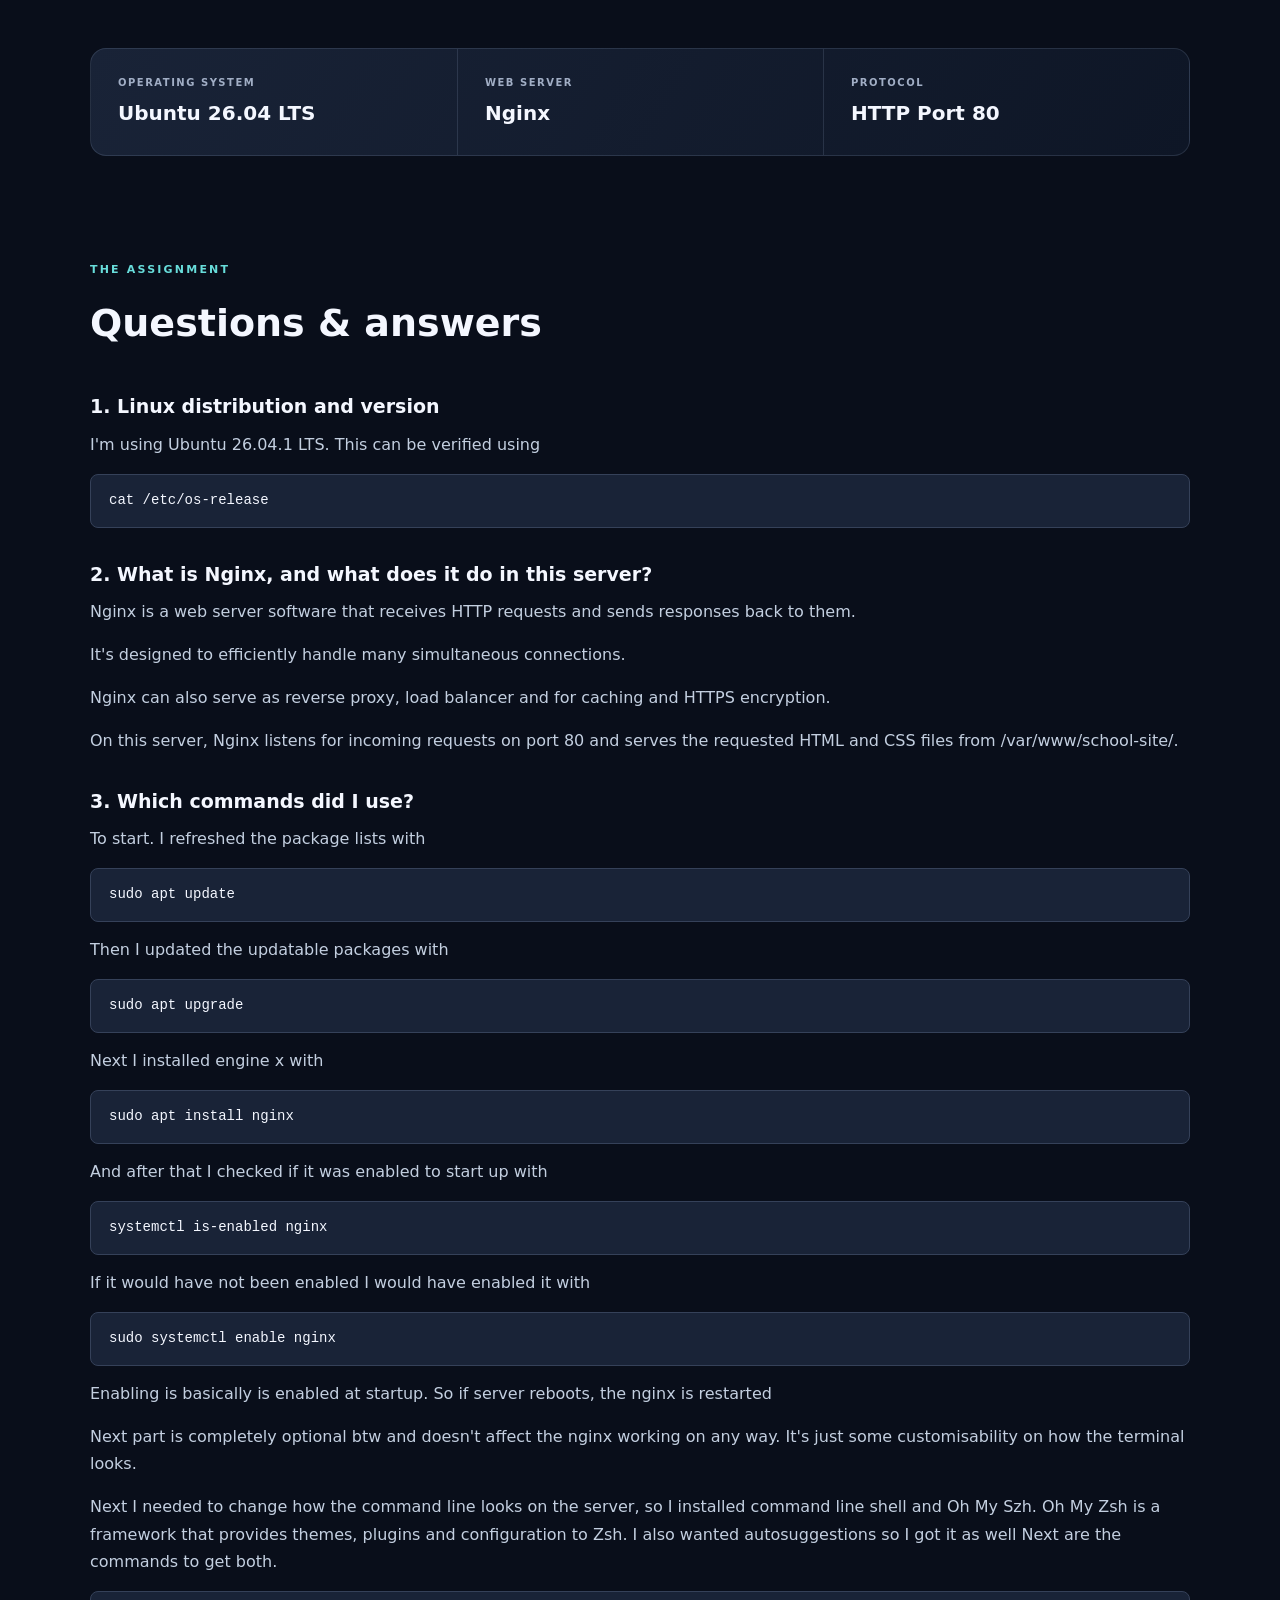
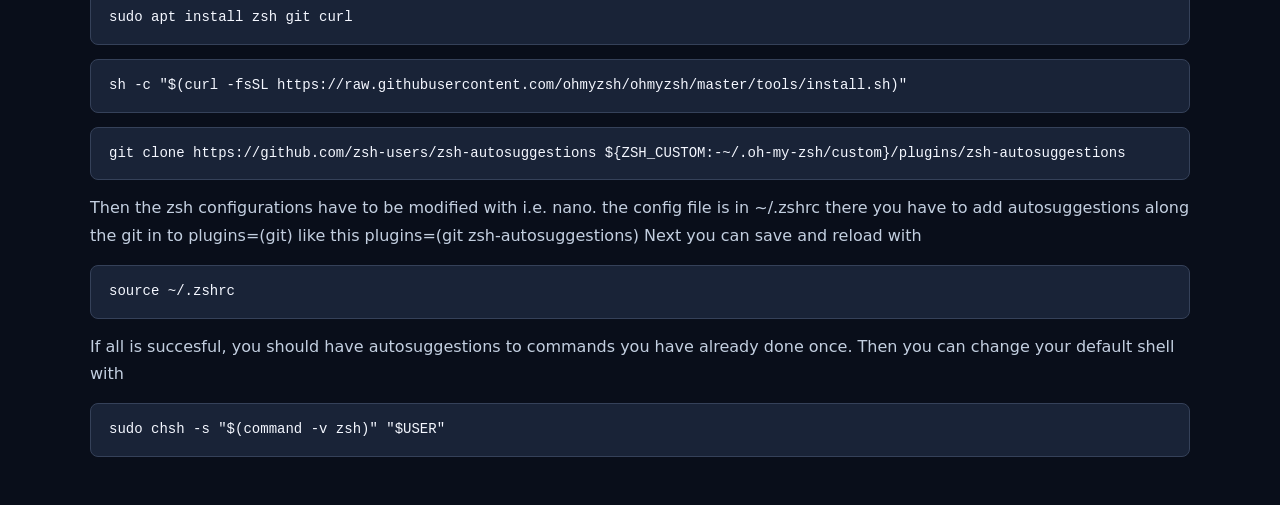
<file: site/index.html>
<!DOCTYPE html>
<html lang="en">
<head>
    <meta charset="UTF-8">
    <meta name="viewport" content="width=device-width, initial-scale=1">
    <title>My Ubuntu Server</title>
    <link rel="stylesheet" href="style.css">
</head>

<body>
    <main class="page-wrap">

        <section class="highlights">
            <div class="highlight">
                <span class="highlight-label">OPERATING SYSTEM</span>
                <strong>Ubuntu 26.04 LTS</strong>
            </div>

            <div class="highlight">
                <span class="highlight-label">WEB SERVER</span>
                <strong>Nginx</strong>
            </div>

            <div class="highlight">
                <span class="highlight-label">PROTOCOL</span>
                <strong>HTTP Port 80</strong>
            </div>
        </section>

        <section class="questions-section">
            <p class="section-kicker">THE ASSIGNMENT</p>
            <h2>Questions &amp; answers</h2>

            <div class="qa">
                <h3>1. Linux distribution and version</h3>
                <p>
                    I'm using Ubuntu 26.04.1 LTS.
                    This can be verified using 
		<pre class="command"><code>cat /etc/os-release</code></pre>
                </p>
            </div>

            <div class="qa">
                <h3>2. What is Nginx, and what does it do in this server?</h3>
                <p>
			Nginx is a web server software that receives HTTP requests
			and sends responses back to them.
		</p>
		<p>
			It's designed to efficiently handle many simultaneous connections.
		</p>
		<p>
			Nginx can also serve as reverse proxy, load balancer and for
			caching and HTTPS encryption.
		</p>
		<p>
			On this server, Nginx listens for incoming requests on
			port 80 and serves the requested HTML and CSS files from /var/www/school-site/.
                </p>
            </div>

	    <div class="qa">
                <h3>3. Which commands did I use?</h3>
                <p>	
			To start. I refreshed the package lists with
		</p>
			<pre class="command"><code>sudo apt update</code></pre>
		<p>
			Then I updated the updatable packages with
		</p>
			<pre class="command"><code>sudo apt upgrade</code></pre>
		<p>
			Next I installed engine x with
		</p>
			<pre class="command"><code>sudo apt install nginx</code></pre>
		<p>
			And after that I checked if it was enabled to start up with
		</p>
			<pre class="command"><code>systemctl is-enabled nginx</code></pre>
		<p>
			If it would have not been enabled I would have enabled it with
		</p>
			<pre class="command"><code>sudo systemctl enable nginx</code></pre>
		
		<p>
			Enabling is basically is enabled at startup. So if server reboots, the nginx is restarted
		</p>
		<p>
			Next part is completely optional btw and doesn't affect the nginx working on any way.
			It's just some customisability on how the terminal looks.
		</p>	

		<p>
			Next I needed to change how the command line looks on the server, so I installed
			command line shell and Oh My Szh. Oh My Zsh is a framework that provides themes,
			plugins and configuration to Zsh. I also wanted autosuggestions so I got it as well
			Next are the commands to get both.
		</p>
			<pre class="command"><code>sudo apt install zsh git curl</code></pre>
			<pre class="command"><code>sh -c "$(curl -fsSL https://raw.githubusercontent.com/ohmyzsh/ohmyzsh/master/tools/install.sh)"</code></pre>
			<pre class="command"><code>git clone https://github.com/zsh-users/zsh-autosuggestions ${ZSH_CUSTOM:-~/.oh-my-zsh/custom}/plugins/zsh-autosuggestions </code></pre>
		
		<p>
			Then the zsh configurations have to be modified with i.e. nano. the config file is in ~/.zshrc
			there you have to add autosuggestions along the git in to plugins=(git) like this plugins=(git zsh-autosuggestions)
			Next you can save and reload with
		</p>
			<pre class="command"><code>source ~/.zshrc</code></pre>
		<p>
			If all is succesful, you should have autosuggestions to commands you have already done once.
			Then you can change your default shell with
		</p>
			<pre class="command"><code>sudo chsh -s "$(command -v zsh)" "$USER"</code></pre>
	    </div>
        </section>

    </main>
</body>
</html>
</file>
<file: site/style.css>
:root {
    --bg: #090e1a;
    --border: rgba(177, 195, 224, .15);
    --muted: #a1aec5;
    --text: #f4f7ff;
    --cyan: #68dddb;
}

body {
    margin: 0;
    background: var(--bg);
    color: var(--text);
    font: 16px/1.7 system-ui, sans-serif;
}

.page-wrap {
    max-width: 1100px;
    margin: 48px auto;
    padding: 0 22px;
}

/* Server information bar */

.highlights {
    display: grid;
    grid-template-columns: repeat(3, 1fr);
    border: 1px solid var(--border);
    border-radius: 16px;
    background: linear-gradient(120deg, #192337, #0e1626);
    overflow: hidden;
}

.highlight {
    display: flex;
    flex-direction: column;
    gap: 5px;
    padding: 25px 27px;
}

    .highlight + .highlight {
        border-left: 1px solid var(--border);
    }

.highlight-label {
    color: var(--muted);
    letter-spacing: .15em;
    font-size: 10px;
    font-weight: bold;
}

.highlight strong {
    font-size: 20px;
}

/* Questions and answers */

.questions-section {
    padding-top: 94px;
}

.section-kicker {
    color: var(--cyan);
    font-size: 11px;
    font-weight: bold;
    letter-spacing: .2em;
}

h2 {
    font-size: 38px;
    margin: 0 0 35px;
}

.qa {
    margin-bottom: 30px;
}

    .qa h3 {
        font-size: 19px;
        margin-bottom: 8px;
    }

    .qa p {
        color: #c3cfe0;
        margin-top: 0;
    }

/* Smaller screens */

@media (max-width: 700px) {
    .highlights {
        grid-template-columns: 1fr;
    }

    .highlight + .highlight {
        border-left: 0;
        border-top: 1px solid var(--border);
    }
}

/* code blocks */
.command {
	background:#192337;
	color: #f4f7ff;
	padding: 14px 18px;
	border-radius: 8px;
	border: 1px solid #354159;
	font-size: 14px;
	overflow-x: auto;
}
</file>
